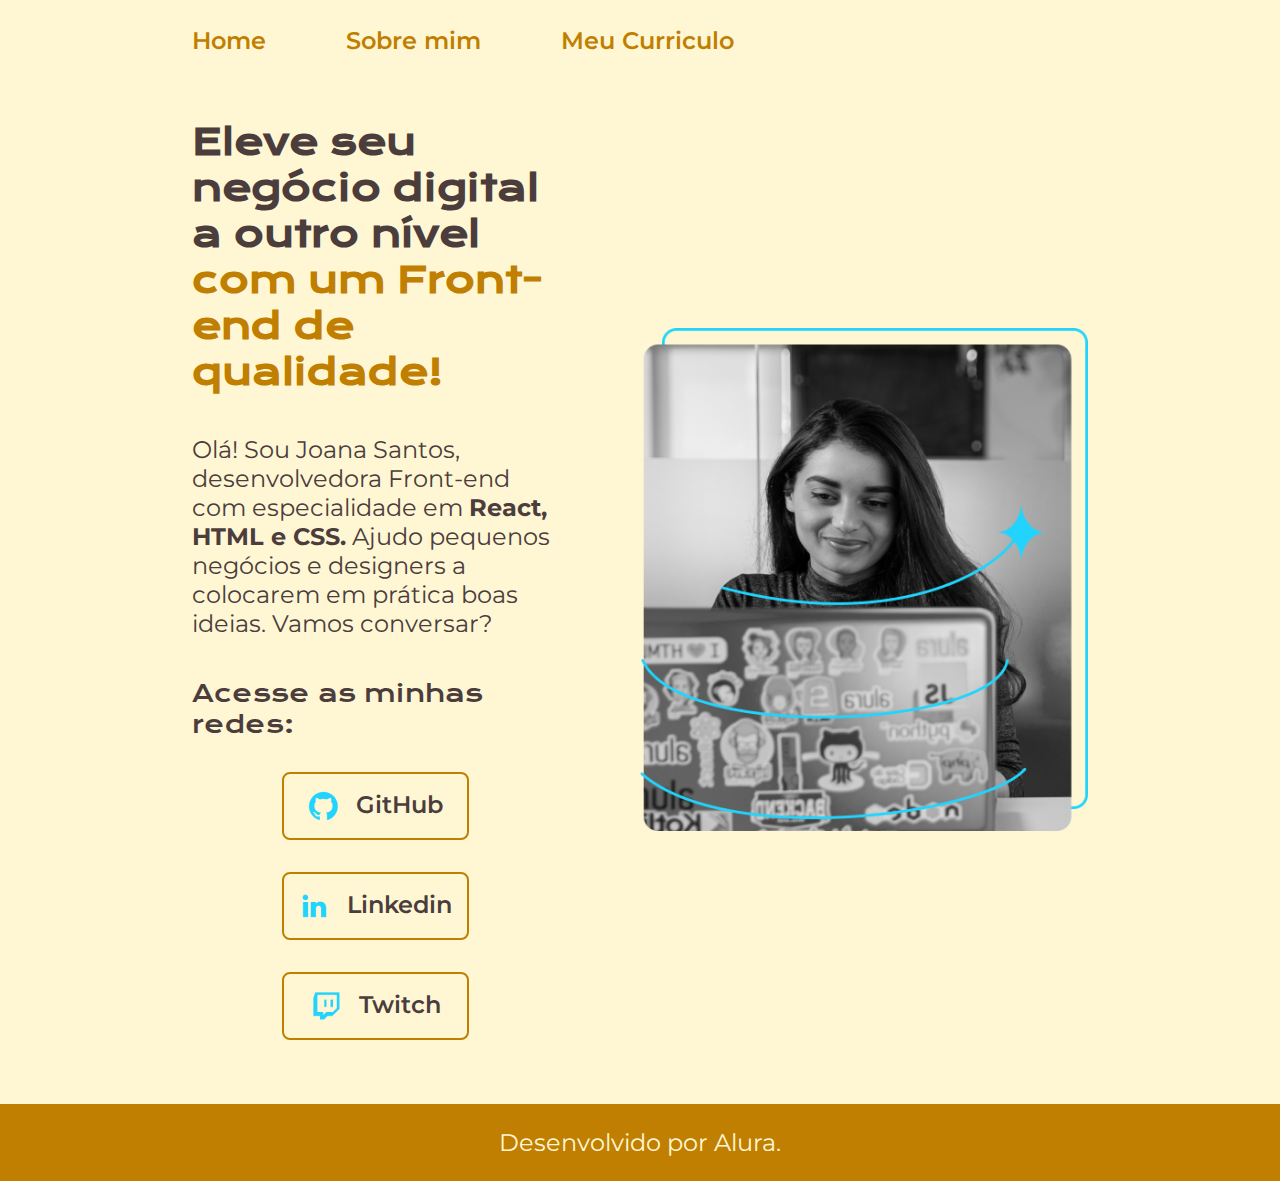
<file: index.html>
<!DOCTYPE html>
<html lang="pt-br">
<head>
    <meta charset="UTF-8">
    <meta name="viewport" content="width=device-width, initial-scale=1.0">
    
    <link rel="stylesheet" href="./styles/style.css">
    
    <title>Portfolio</title>

</head>
<body>
    <header class="cabecalho">
        <nav class="cabecalho__menu">
                    <a href="index.html" class="cabecalho__menu__link">Home</a>
                    <a href="about.html" class="cabecalho__menu__link">Sobre mim</a>
                    <a href="curriculo.html" class="cabecalho__menu__link">Meu Curriculo</a>
        </nav>
    </header>
    
    <main class="apresentacao">
        <section class="apresentacao__conteudo">
            <h1 class="apresentacao__conteudo__titulo">Eleve seu negócio digital a outro nível <strong class="titulo-destaque">com um Front-end de qualidade!</strong></h1>
            <p class="apresentacao__conteudo__texto">Olá! Sou Joana Santos, desenvolvedora Front-end com especialidade em <strong>React, HTML e CSS.</strong> Ajudo pequenos negócios e designers a colocarem em prática boas ideias. Vamos conversar?</p>
            <div class="apresentacao__links">
                <h2 class="apresentacao__links__subtitulo">Acesse as minhas redes:</h2>
                <a href="https://www.github.com/" class="apresentacao__links__navegacao"><img src="./imagens/github.png" alt="Icone GitHub"> GitHub</a>
                <a href="https://www.linkedin.com/" class="apresentacao__links__navegacao"><img src="imagens/linkedin.png" alt="Icone Linkedin">Linkedin</a>
                <a href="https://www.twitch.com" class="apresentacao__links__navegacao"><img src="imagens/twitch.png" alt="Icone Twitch">Twitch</a>
            </div>
        </section>
        <img class="apresentacao__imagem" src="imagens/imagem.png" alt="Foto da Joana Santos programando">
    </main>

    <footer class="rodape">
        <p>Desenvolvido por Alura.</p>
    </footer>

</body>
</html>
</file>
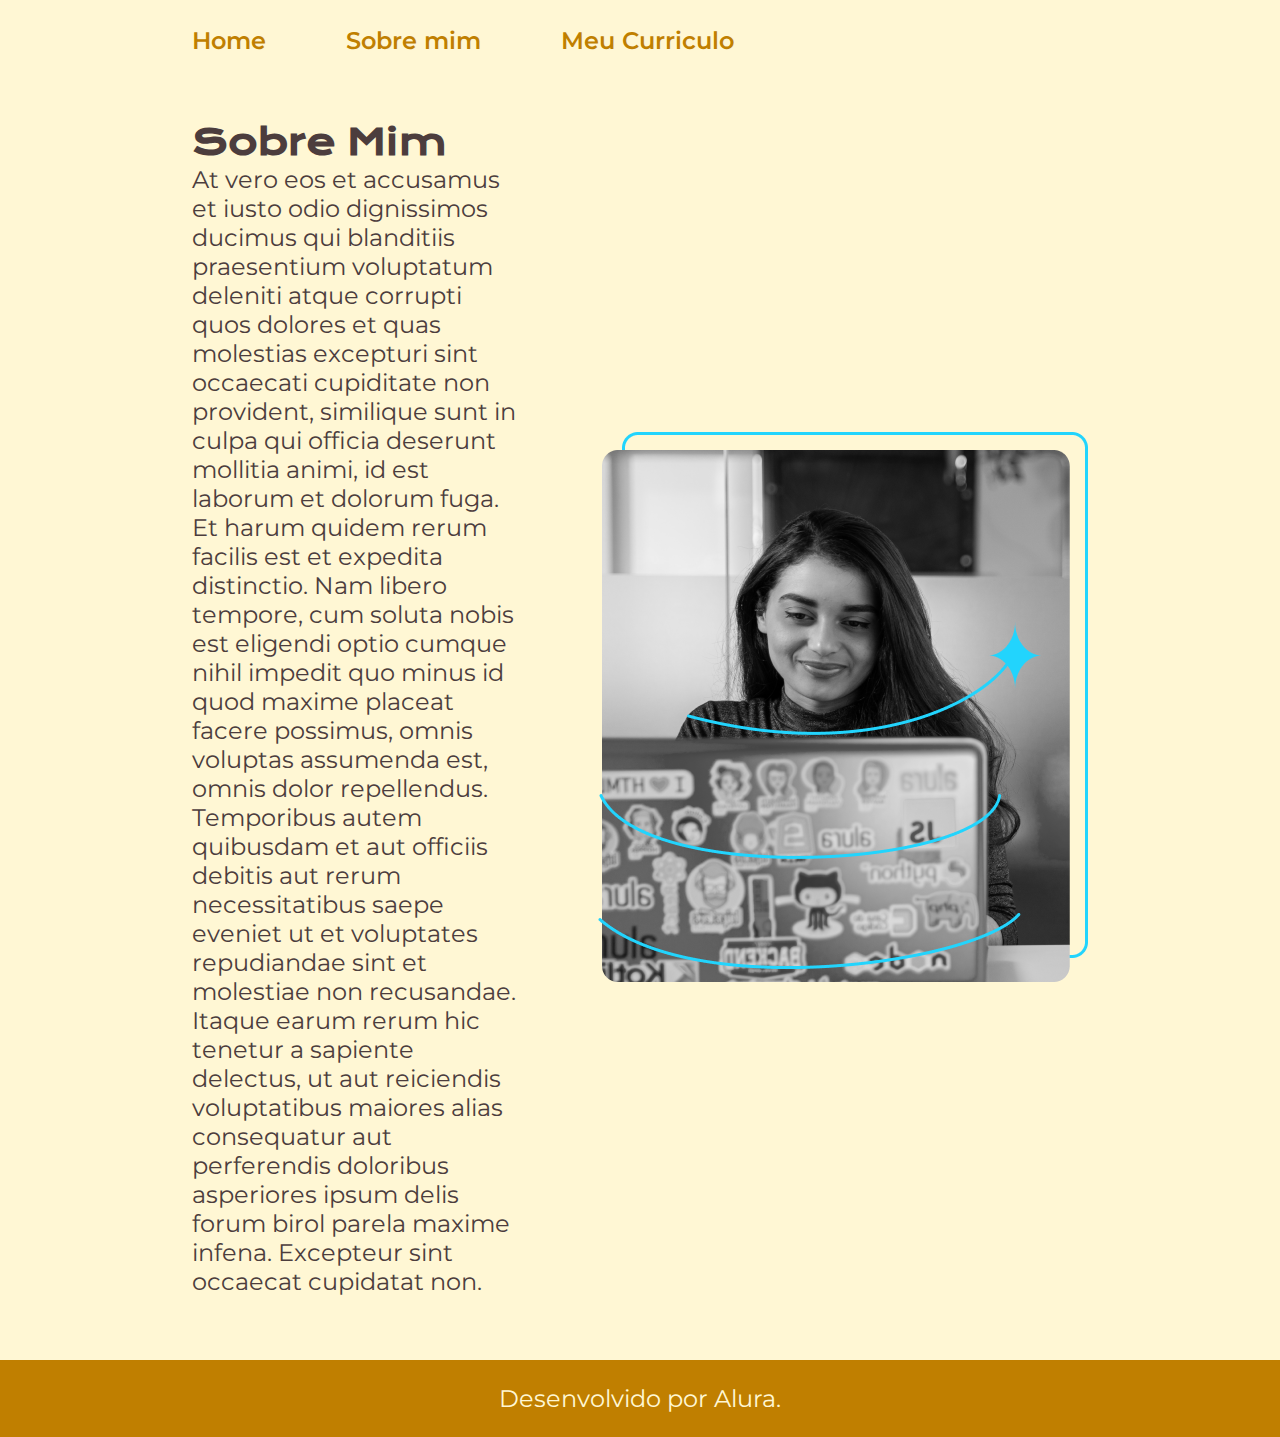
<file: about.html>
<!DOCTYPE html>
<html lang="pt-br">
<head>
    <meta charset="UTF-8">
    <meta name="viewport" content="width=device-width, initial-scale=1.0">

    <link rel="stylesheet" href="styles/style.css">

    <title>Sobre Mim</title>
</head>
<body>
    <header class="cabecalho">
        <nav class="cabecalho__menu">
                    <a href="index.html" class="cabecalho__menu__link">Home</a>
                    <a href="about.html" class="cabecalho__menu__link">Sobre mim</a>
                    <a href="curriculo.html" class="cabecalho__menu__link">Meu Curriculo</a>
        </nav>
    </header>
    <main class="apresentacao">
        <section class="apresentacao__conteudo__titulo">
            <h1 class="apresentacao__conteudo__titulo">Sobre Mim</h1>
            <p class="apresentacao__conteudo__texto">At vero eos et accusamus et iusto odio dignissimos ducimus qui blanditiis praesentium voluptatum deleniti atque corrupti quos dolores et quas molestias excepturi sint occaecati cupiditate non provident, similique sunt in culpa qui officia deserunt mollitia animi, id est laborum et dolorum fuga.</p>
            <p class="apresentacao__conteudo__texto">Et harum quidem rerum facilis est et expedita distinctio. Nam libero tempore, cum soluta nobis est eligendi optio cumque nihil impedit quo minus id quod maxime placeat facere possimus, omnis voluptas assumenda est, omnis dolor repellendus. Temporibus autem quibusdam et aut officiis debitis aut rerum necessitatibus saepe eveniet ut et voluptates repudiandae sint et molestiae non recusandae. Itaque earum rerum hic tenetur a sapiente delectus, ut aut reiciendis voluptatibus maiores alias consequatur aut perferendis doloribus asperiores ipsum delis forum birol parela maxime infena. Excepteur sint occaecat cupidatat non.</p>
        </section>
        <img src="imagens/imagem.png" alt="Foto da Joana Santos programando">
    </main>
    <footer class="rodape">
        <p>Desenvolvido por Alura.</p>
    </footer>
    
</body>
</html>
</file>
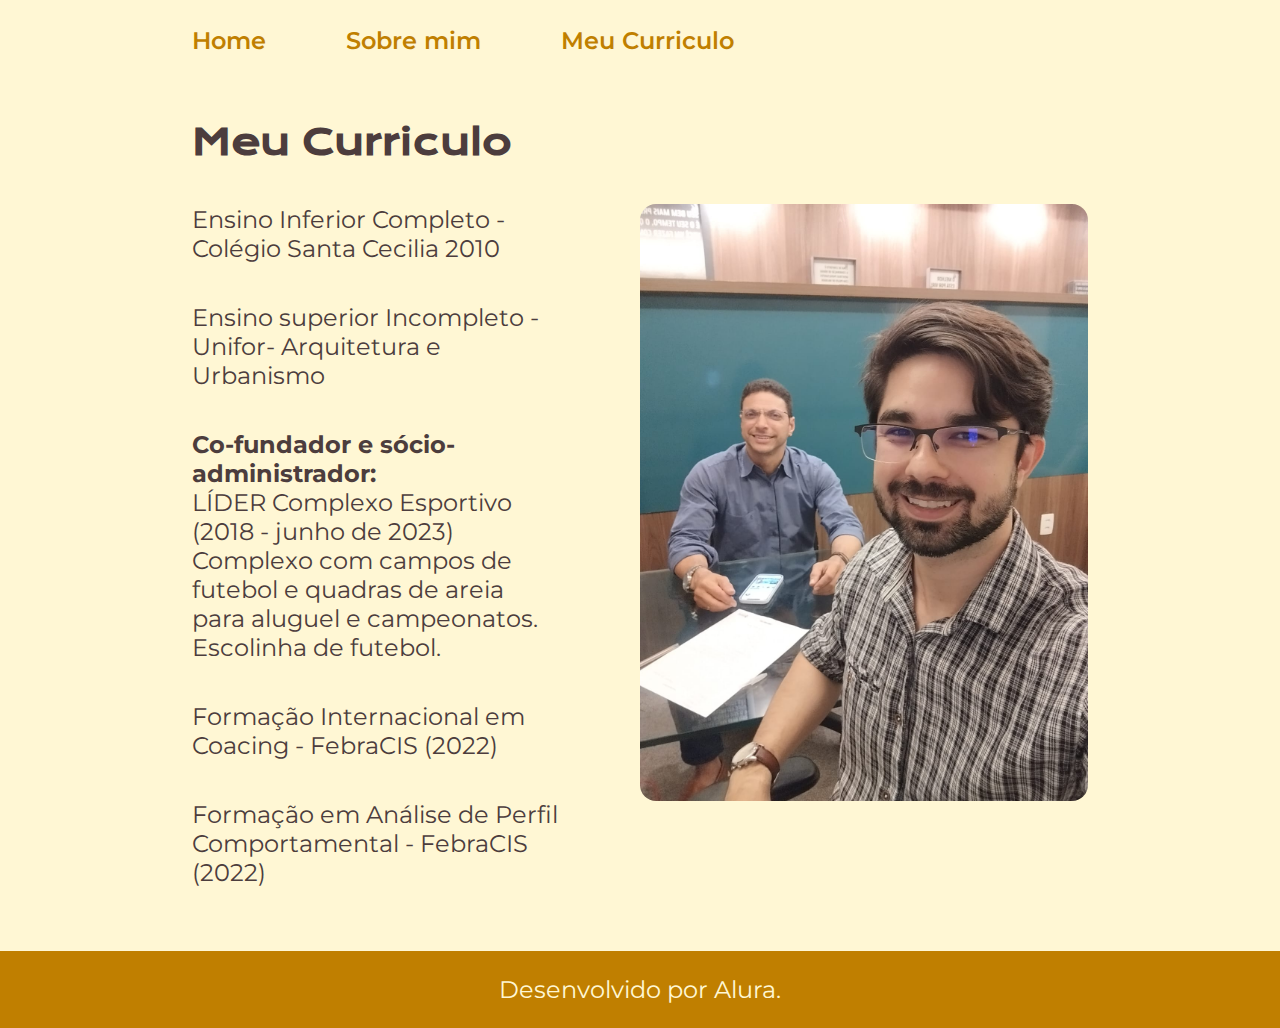
<file: curriculo.html>
<!DOCTYPE html>
<html lang="pt-br">
<head>
    <meta charset="UTF-8">
    <meta name="viewport" content="width=device-width, initial-scale=1.0">
    
    <link rel="stylesheet" href="styles/style.css">

    <title>Meu Curriculo</title>
</head>
<body>
    <header class="cabecalho">
        <nav class="cabecalho__menu">
                    <a href="index.html" class="cabecalho__menu__link">Home</a>
                    <a href="about.html" class="cabecalho__menu__link">Sobre mim</a>
                    <a href="curriculo.html" class="cabecalho__menu__link">Meu Curriculo</a>
        </nav>
    </header>
    <main class="apresentacao">
        <section class="apresentacao__conteudo">
            <h1 class="apresentacao__conteudo__titulo">Meu Curriculo</h1>
            <p class="apresentacao__conteudo__texto">Ensino Inferior Completo - Colégio Santa Cecilia 2010</p>
            <p class="apresentacao__conteudo__texto">Ensino superior Incompleto - Unifor- Arquitetura e Urbanismo</p>
            <p class="apresentacao__conteudo__texto"><strong>Co-fundador e sócio-administrador:</strong><br>LÍDER Complexo Esportivo (2018 - junho de 2023)<br>Complexo com campos de futebol e quadras de areia para aluguel e campeonatos. Escolinha de futebol.</p>
            <p class="apresentacao__conteudo__texto">Formação Internacional em Coacing - FebraCIS (2022)</p>
            <p class="apresentacao__conteudo__texto">Formação em Análise de Perfil Comportamental - FebraCIS (2022)</p>
        </section>
        <img src="imagens/coach_vitor.jpg" alt="Sessão de Coach do Vitor Sales com o Marcelo Brilhante." class="apresentacao__imgcurriculo">

    </main>

    <footer class="rodape">
        <p>Desenvolvido por Alura.</p>
    </footer>

</body>
</html>
</file>
<file: styles/style.css>
@import url('https://fonts.googleapis.com/css2?family=Krona+One&family=Montserrat:wght@400;600&display=swap');

:root {
    --cor-primaria: #FFF7D4;
    --cor-secundaria: #4C3D3D;
    --cor-terciaria: #C07F00;
    --cor-hover: #FFD95A;

    --fonte-primaria: 'Krona One', sans-serif;
    --fonte-secundaria: 'Montserrat', sans-serif;
}

* {
    padding: 0 0;
    margin: 0 0;
}


body {
    /* height: 100vh; */
    box-sizing: border-box;
    background-color: var(--cor-primaria);
    color: var(--cor-secundaria);
}

.cabecalho {
    padding: 2% 0 0 15%;
}

.cabecalho__menu {
    display: flex;
    gap: 80px;

}

.cabecalho__menu__link {
    color: var(--cor-terciaria);
    text-decoration: none;
    font-family: 'Montserrat', sans-serif;
    font-size: 1.5rem;
    font-weight: 600;
}

.apresentacao {
    padding: 5% 15%;
    display: flex;
    align-items: center;
    justify-content: space-between;
    gap: 82px;
}

.apresentacao__conteudo {
    width: 50%;
    display: flex;
    flex-direction: column;
    gap: 40px;
}

.apresentacao__conteudo__titulo {
    font-family: var(--fonte-primaria);
    font-size: 2.25rem;  
}

.titulo-destaque {
    color: var(--cor-terciaria);
}

.apresentacao__conteudo__texto {
   font-size: 1.5rem;
   font-family: var(--fonte-secundaria);
}

.apresentacao__links {
    display: flex;
    flex-direction: column;
    align-items: center;
    gap: 32px 0;
    justify-content: space-between;
}

.apresentacao__links__subtitulo {
    font-family: var(--fonte-primaria);
    font-size: 1.5rem;
    font-weight: 400;
}

.apresentacao__links__navegacao {
    /* background-color: #22D4FD; código do inicio do curso*/
    display: flex;
    justify-content: center;
    gap: 0 16px;
    color: var(--cor-secundaria);
    text-decoration: none;
    width: 50%;
    text-align: center;
    font-family: var(--fonte-secundaria);
    font-weight: 600;
    font-size: 1.5rem;
    padding: 16px 0;
    border-radius: 8px;
    border:  2px solid  var(--cor-terciaria);
}

.apresentacao__links__navegacao:hover {
    background-color: var(--cor-hover);
}

.rodape {
    color: var(--cor-primaria);
    background-color: var(--cor-terciaria);
    padding: 24px;
    text-align: center;
    font-family: var(--fonte-secundaria);
    font-size: 1.5rem;
    font-weight: 400;
}

.apresentacao__imagem {
    width: 50%;
}

.apresentacao__imgcurriculo {
    width: 50%;
    border-radius: 16px;
}

@media (max-width: 1200px) {
    
    .cabecalho {
        padding: 10%;
    }

    .cabecalho__menu {
        justify-content: center;
        gap: 40px;
    }

    .cabecalho__menu__link {
        
    }
    
    .apresentacao {
        flex-direction: column-reverse;
        padding: 5%;
    }
    .apresentacao__conteudo {
        width: auto;
    }
}
</file>
